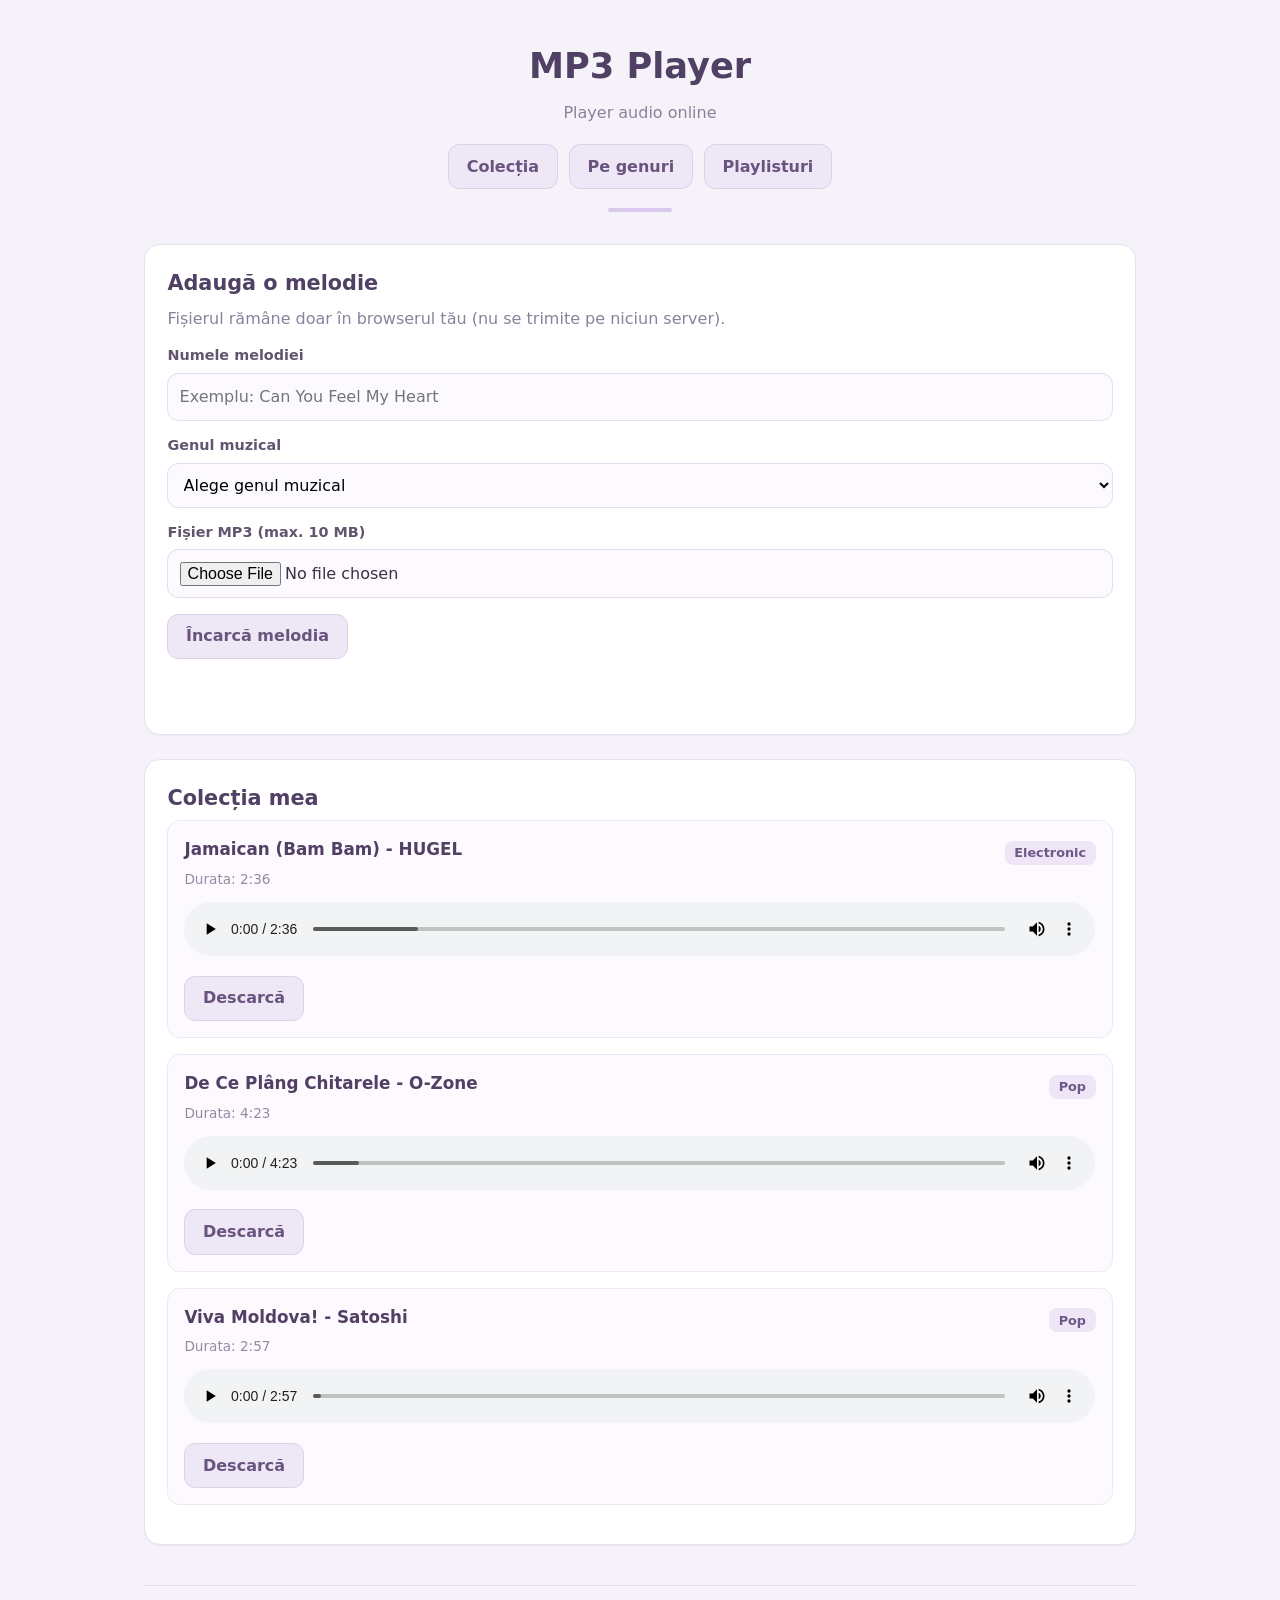
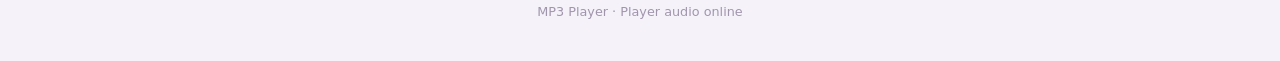
<file: index.html>
<!DOCTYPE html>
<html lang="ro">
<head>
    <meta charset="UTF-8">
    <meta name="viewport" content="width=device-width, initial-scale=1.0">
    <meta http-equiv="Content-Security-Policy" content="default-src 'none'; script-src 'self'; style-src 'self'; img-src 'self' data:; media-src 'self' blob:; connect-src 'self'; form-action 'none'; base-uri 'none'">
    <meta name="referrer" content="no-referrer">
    <link rel="stylesheet" href="css/style.css">
    <title>MP3 Player</title>
</head>
<body data-pagina="index">
    <div class="wrap">
        <header>
            <h1>MP3 Player</h1>
            <p class="sub">Player audio online</p>
            <nav class="nav">
                <a class="btn" href="index.html">Colecția</a>
                <a class="btn" href="lista.html">Pe genuri</a>
                <a class="btn" href="playlisturi.html">Playlisturi</a>
            </nav>
            <div class="bar"></div>
        </header>

        <section class="card">
            <h2>Adaugă o melodie</h2>
            <p class="sub">Fișierul rămâne doar în browserul tău (nu se trimite pe niciun server).</p>
            <form id="formUpload" autocomplete="off">
                <label for="nume_melodie">Numele melodiei</label>
                <input type="text" id="nume_melodie" name="nume_melodie" maxlength="100" required placeholder="Exemplu: Can You Feel My Heart">

                <label for="gen">Genul muzical</label>
                <select id="gen" name="gen" required></select>

                <label for="fisier">Fișier MP3 (max. 10 MB)</label>
                <input type="file" id="fisier" name="fisier" accept=".mp3,audio/mpeg" required>

                <p class="sus"><button class="btn" type="submit">Încarcă melodia</button></p>
                <p class="mesaj" id="mesaj" role="status"></p>
            </form>
        </section>

        <section class="card">
            <h2>Colecția mea</h2>
            <div id="colectie"></div>
        </section>

        <footer>MP3 Player · Player audio online</footer>
    </div>
    <script src="js/app.js"></script>
</body>
</html>
</file>
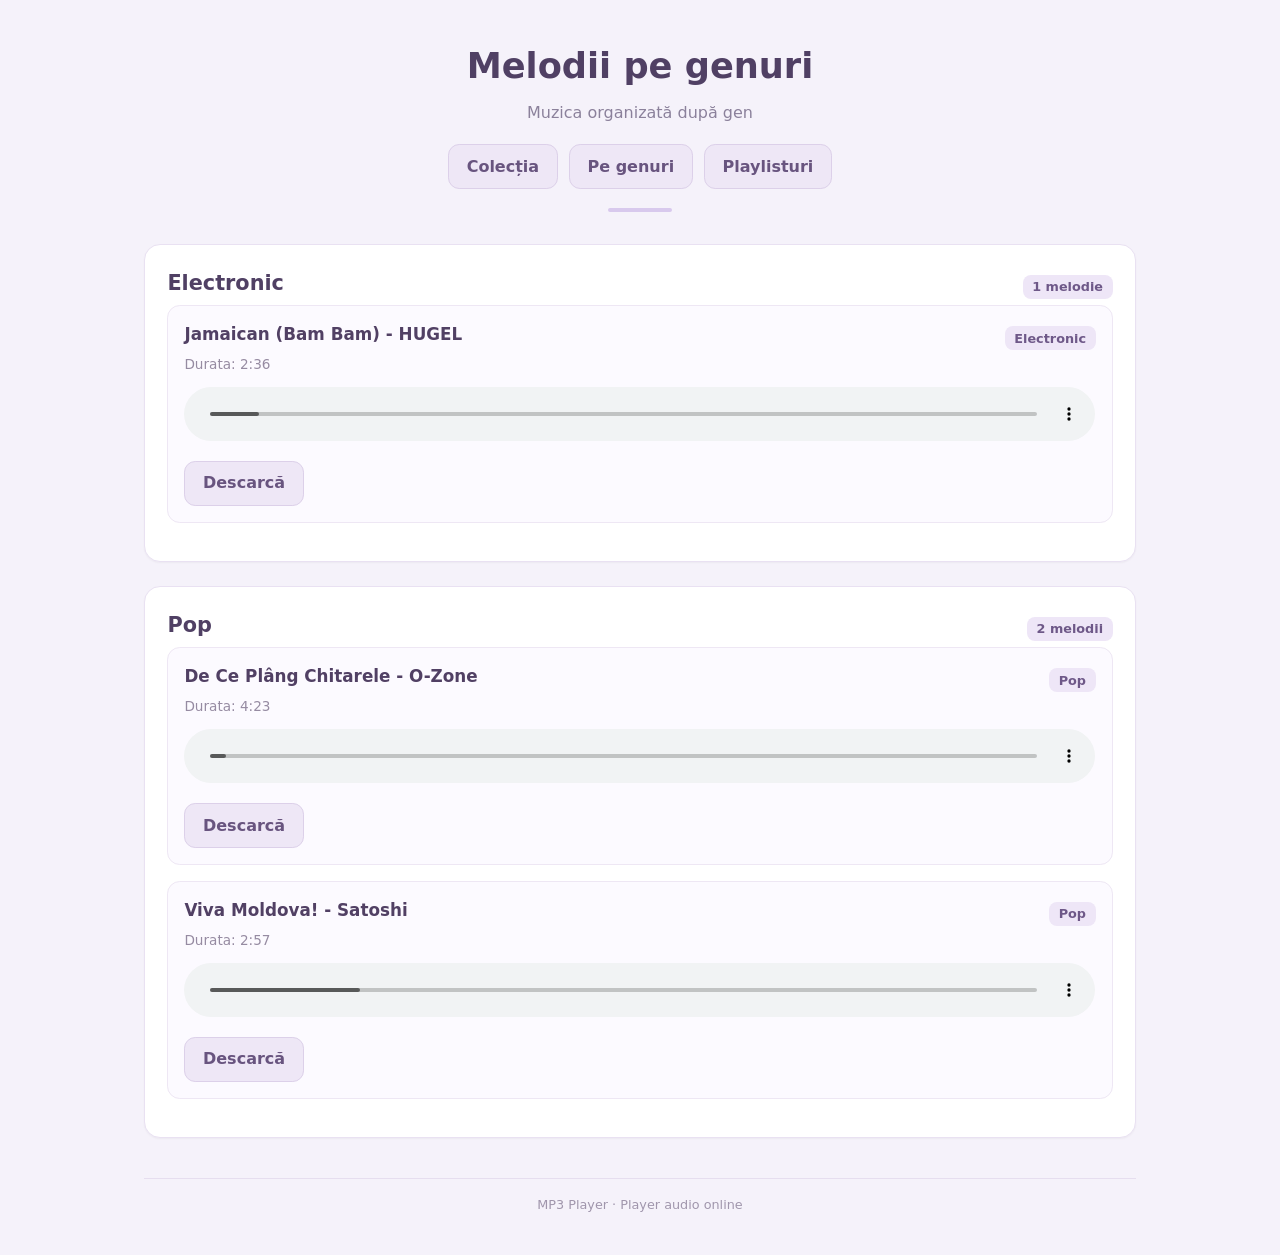
<file: lista.html>
<!DOCTYPE html>
<html lang="ro">
<head>
    <meta charset="UTF-8">
    <meta name="viewport" content="width=device-width, initial-scale=1.0">
    <meta http-equiv="Content-Security-Policy" content="default-src 'none'; script-src 'self'; style-src 'self'; img-src 'self' data:; media-src 'self' blob:; connect-src 'self'; form-action 'none'; base-uri 'none'">
    <meta name="referrer" content="no-referrer">
    <link rel="stylesheet" href="css/style.css">
    <title>Melodii pe genuri</title>
</head>
<body data-pagina="lista">
    <div class="wrap">
        <header>
            <h1>Melodii pe genuri</h1>
            <p class="sub">Muzica organizată după gen</p>
            <nav class="nav">
                <a class="btn" href="index.html">Colecția</a>
                <a class="btn" href="lista.html">Pe genuri</a>
                <a class="btn" href="playlisturi.html">Playlisturi</a>
            </nav>
            <div class="bar"></div>
        </header>

        <div id="genuri"></div>

        <footer>MP3 Player · Player audio online</footer>
    </div>
    <script src="js/app.js"></script>
</body>
</html>
</file>
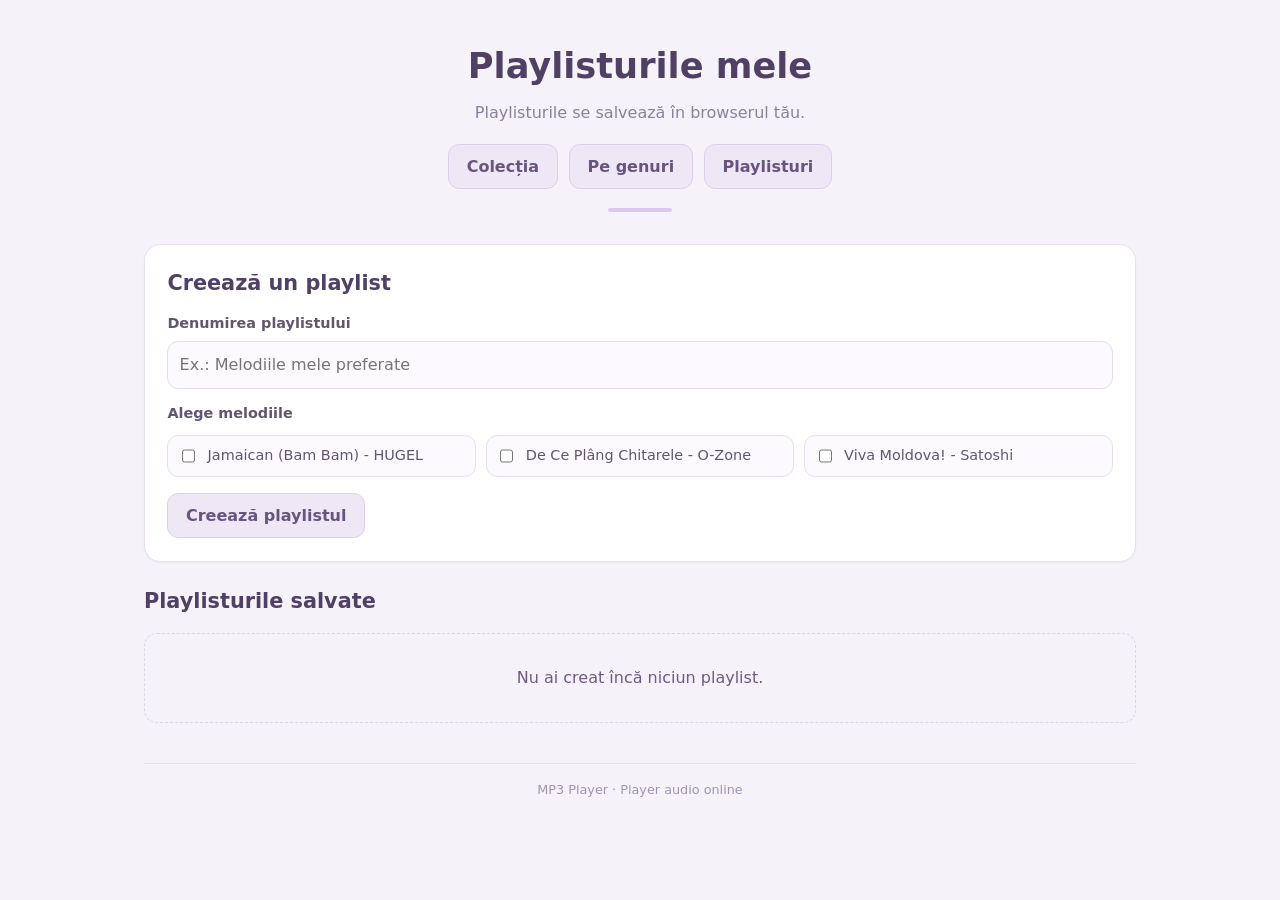
<file: playlisturi.html>
<!DOCTYPE html>
<html lang="ro">
<head>
    <meta charset="UTF-8">
    <meta name="viewport" content="width=device-width, initial-scale=1.0">
    <meta http-equiv="Content-Security-Policy" content="default-src 'none'; script-src 'self'; style-src 'self'; img-src 'self' data:; media-src 'self' blob:; connect-src 'self'; form-action 'none'; base-uri 'none'">
    <meta name="referrer" content="no-referrer">
    <link rel="stylesheet" href="css/style.css">
    <title>Playlisturile mele - MP3 Player</title>
</head>
<body data-pagina="playlisturi">
    <div class="wrap">
        <header>
            <h1>Playlisturile mele</h1>
            <p class="sub">Playlisturile se salvează în browserul tău.</p>
            <nav class="nav">
                <a class="btn" href="index.html">Colecția</a>
                <a class="btn" href="lista.html">Pe genuri</a>
                <a class="btn" href="playlisturi.html">Playlisturi</a>
            </nav>
            <div class="bar"></div>
        </header>

        <section class="card">
            <h2>Creează un playlist</h2>
            <form id="formPlaylist" autocomplete="off">
                <label for="nume_playlist">Denumirea playlistului</label>
                <input type="text" id="nume_playlist" maxlength="100" required placeholder="Ex.: Melodiile mele preferate">
                <label>Alege melodiile</label>
                <div id="alegeNoi" class="alege"></div>
                <button class="btn" type="submit">Creează playlistul</button>
            </form>
        </section>

        <h2 class="jos">Playlisturile salvate</h2>
        <div id="playlisturi"></div>

        <footer>MP3 Player · Player audio online</footer>
    </div>
    <script src="js/app.js"></script>
</body>
</html>
</file>
<file: css/style.css>
*{box-sizing:border-box}
body{margin:0;min-height:100vh;background:#f5f2fa;color:#383044;font-family:system-ui,-apple-system,"Segoe UI",Roboto,sans-serif;line-height:1.5}
.wrap{max-width:64rem;margin:0 auto;padding:2.5rem 1rem}
header{text-align:center;margin-bottom:2rem}
h1{margin:0;font-size:2.2rem;color:#504064}
h2{margin:0 0 .4rem;font-size:1.3rem;color:#504064}
.sub{color:#8b819b;margin:.5rem 0}
.bar{width:4rem;height:4px;border-radius:9px;background:#d8c9ed;margin:1.2rem auto 0}
.card{background:#fff;border:1px solid #e9e1f2;border-radius:1rem;padding:1.4rem;margin-bottom:1.5rem;box-shadow:0 1px 2px rgba(0,0,0,.04)}
.item{background:#fcfaff;border:1px solid #eee7f4;border-radius:.8rem;padding:1rem;margin-bottom:1rem}
.item:hover{border-color:#d4c2e8}
.item h3{margin:0 0 .4rem;font-size:1.05rem;color:#514064;word-break:break-word}
.meta{font-size:.85rem;color:#968ba2;margin:0 0 .8rem}
.badge{display:inline-block;background:#eee6f7;color:#6e5888;border-radius:.5rem;padding:.15rem .6rem;font-size:.8rem;font-weight:600}
.row{display:flex;flex-wrap:wrap;gap:.7rem;align-items:center;justify-content:space-between}
.actions{display:flex;flex-wrap:wrap;gap:.7rem;margin-top:.8rem}
audio{width:100%}
label{display:block;margin:.9rem 0 .35rem;font-weight:600;font-size:.9rem;color:#62556f}
input[type=text],select,input[type=file]{width:100%;padding:.7rem;border:1px solid #e5dced;border-radius:.7rem;background:#fcfaff;font:inherit}
input:focus,select:focus{outline:2px solid #c9b5e3}
.btn{display:inline-block;border:1px solid #dcd0e9;background:#eee7f6;color:#68547f;font:inherit;font-weight:600;border-radius:.7rem;padding:.6rem 1.1rem;cursor:pointer;text-decoration:none}
.btn:hover{background:#e3d8f0}
.btn.rau{background:#fbf0f3;border-color:#ead7dd;color:#a36c7d}
.btn.rau:hover{background:#f5e2e8}
.alege{display:grid;gap:.6rem;grid-template-columns:repeat(auto-fit,minmax(15rem,1fr));margin:.6rem 0 1rem}
.alege label{display:flex;gap:.6rem;margin:0;font-weight:400;border:1px solid #e8e0f0;border-radius:.7rem;padding:.6rem;background:#fcfaff}
.gol{border:1px dashed #ded3e9;border-radius:.8rem;padding:2rem;text-align:center;color:#6d5b80}
.mesaj{min-height:1.4rem;margin-top:.8rem;font-size:.9rem;color:#a36c7d}
.nav{display:flex;flex-wrap:wrap;gap:.7rem;justify-content:center;margin-top:1.2rem}
details{margin-top:1rem;border:1px solid #e5dced;border-radius:.8rem;padding:.8rem;background:#fcfaff}
summary{cursor:pointer;font-weight:600;color:#68547f}
footer{margin-top:2.5rem;padding-top:1rem;border-top:1px solid #e6deef;text-align:center;font-size:.8rem;color:#a096ac}
.sus{margin-top:1rem}
.jos{margin-bottom:1rem}
.fm{margin:0}
</file>
